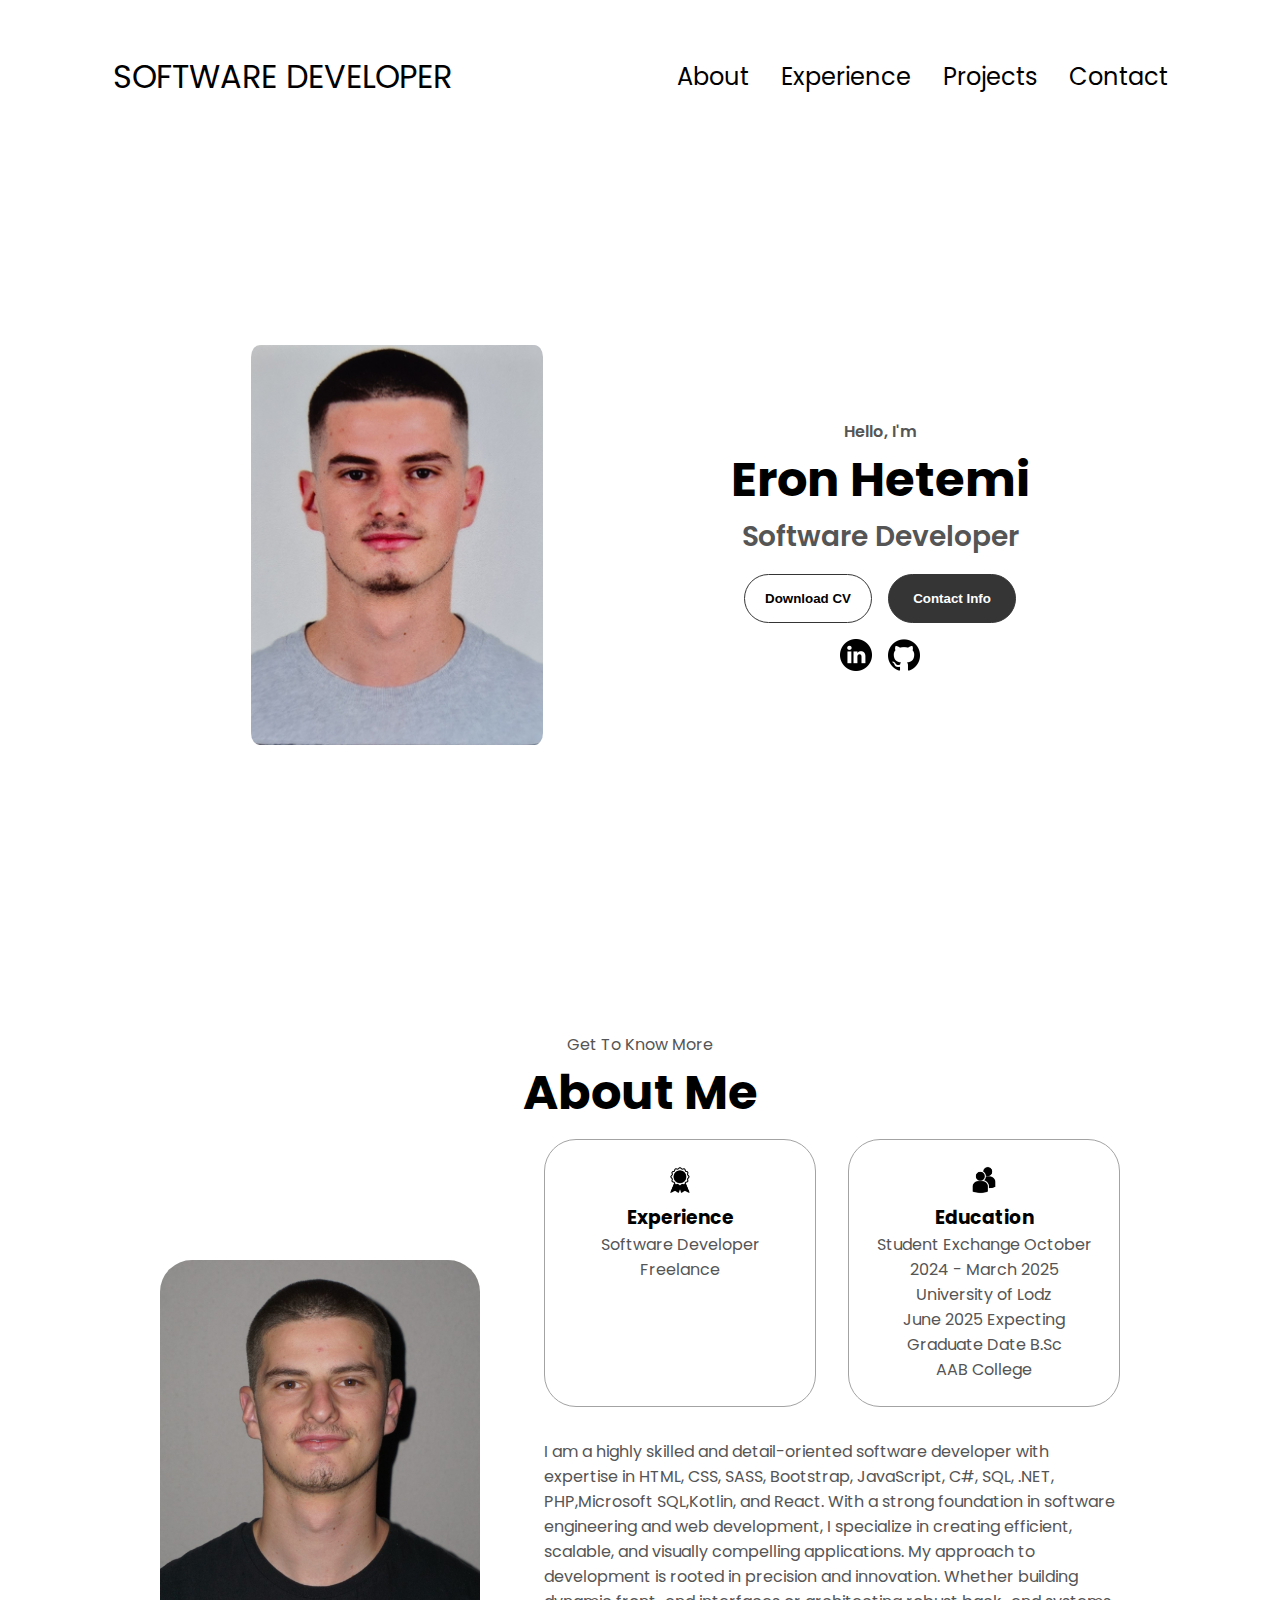
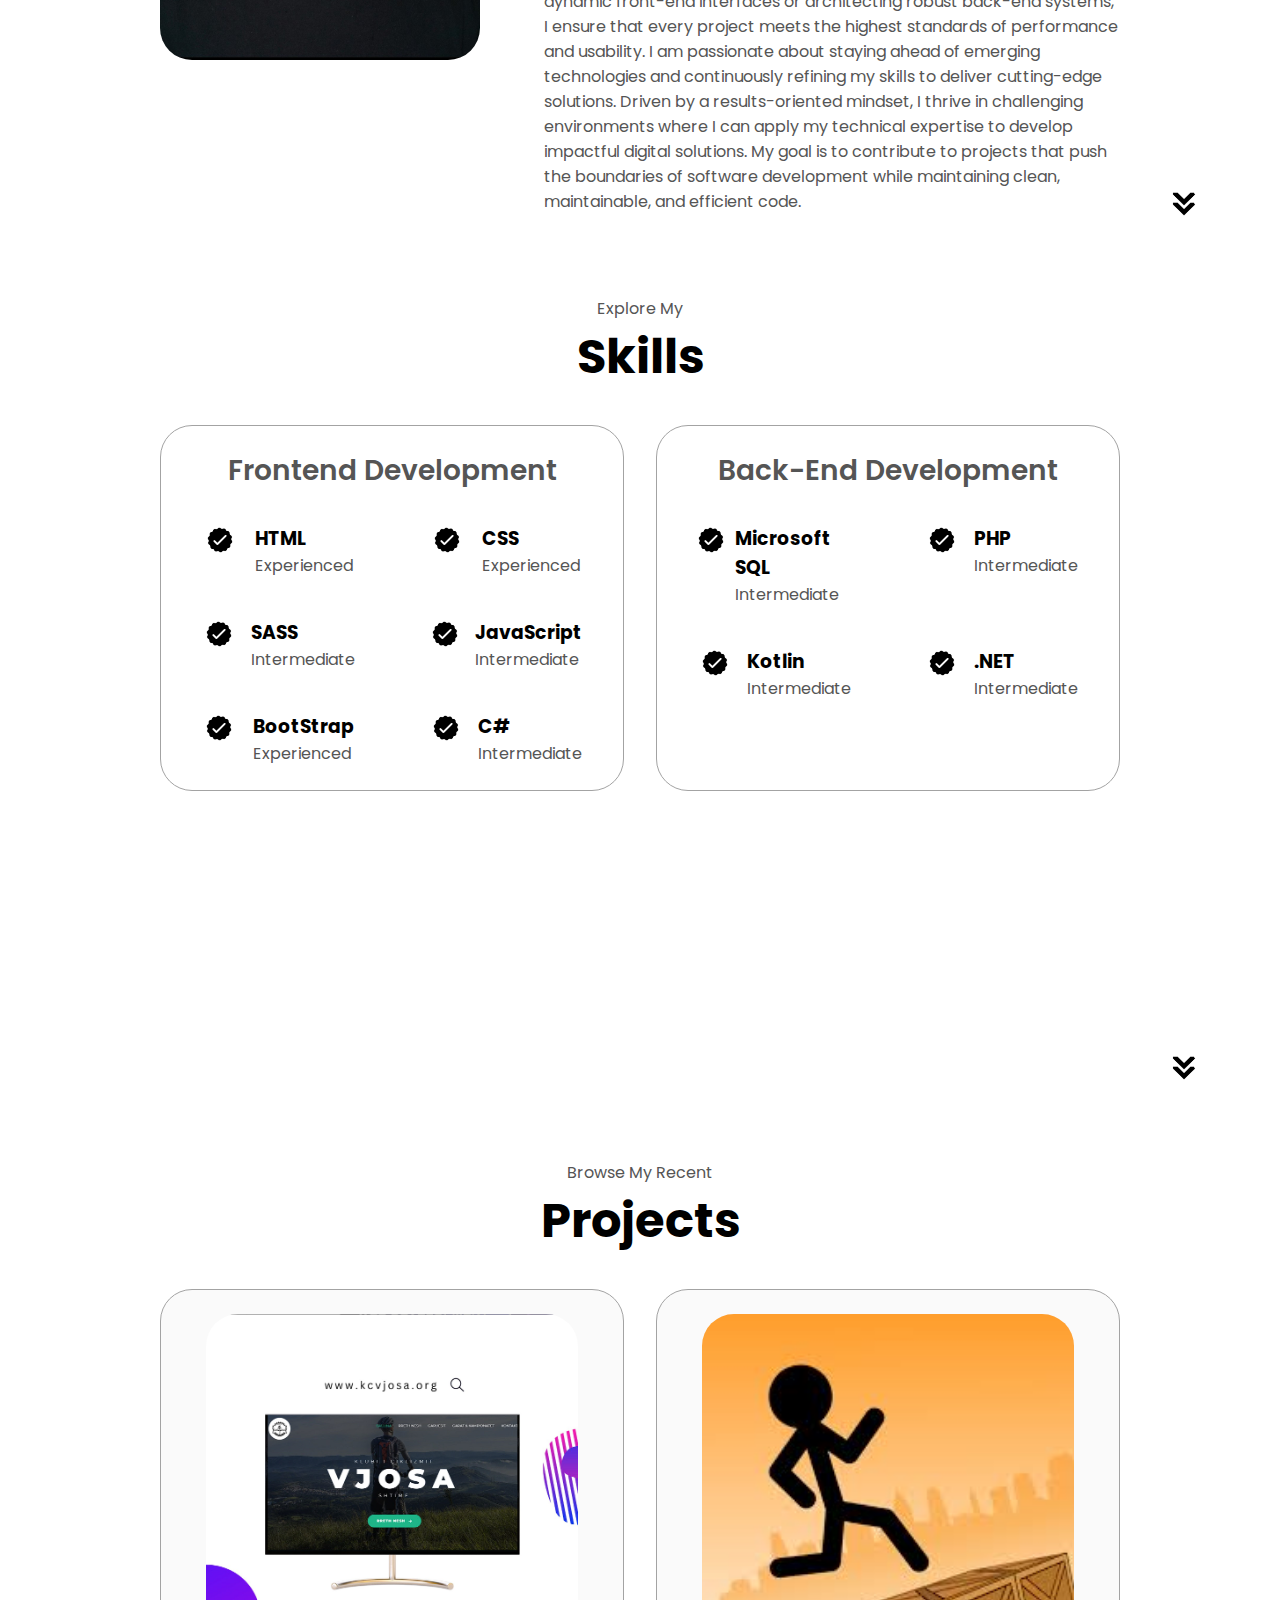
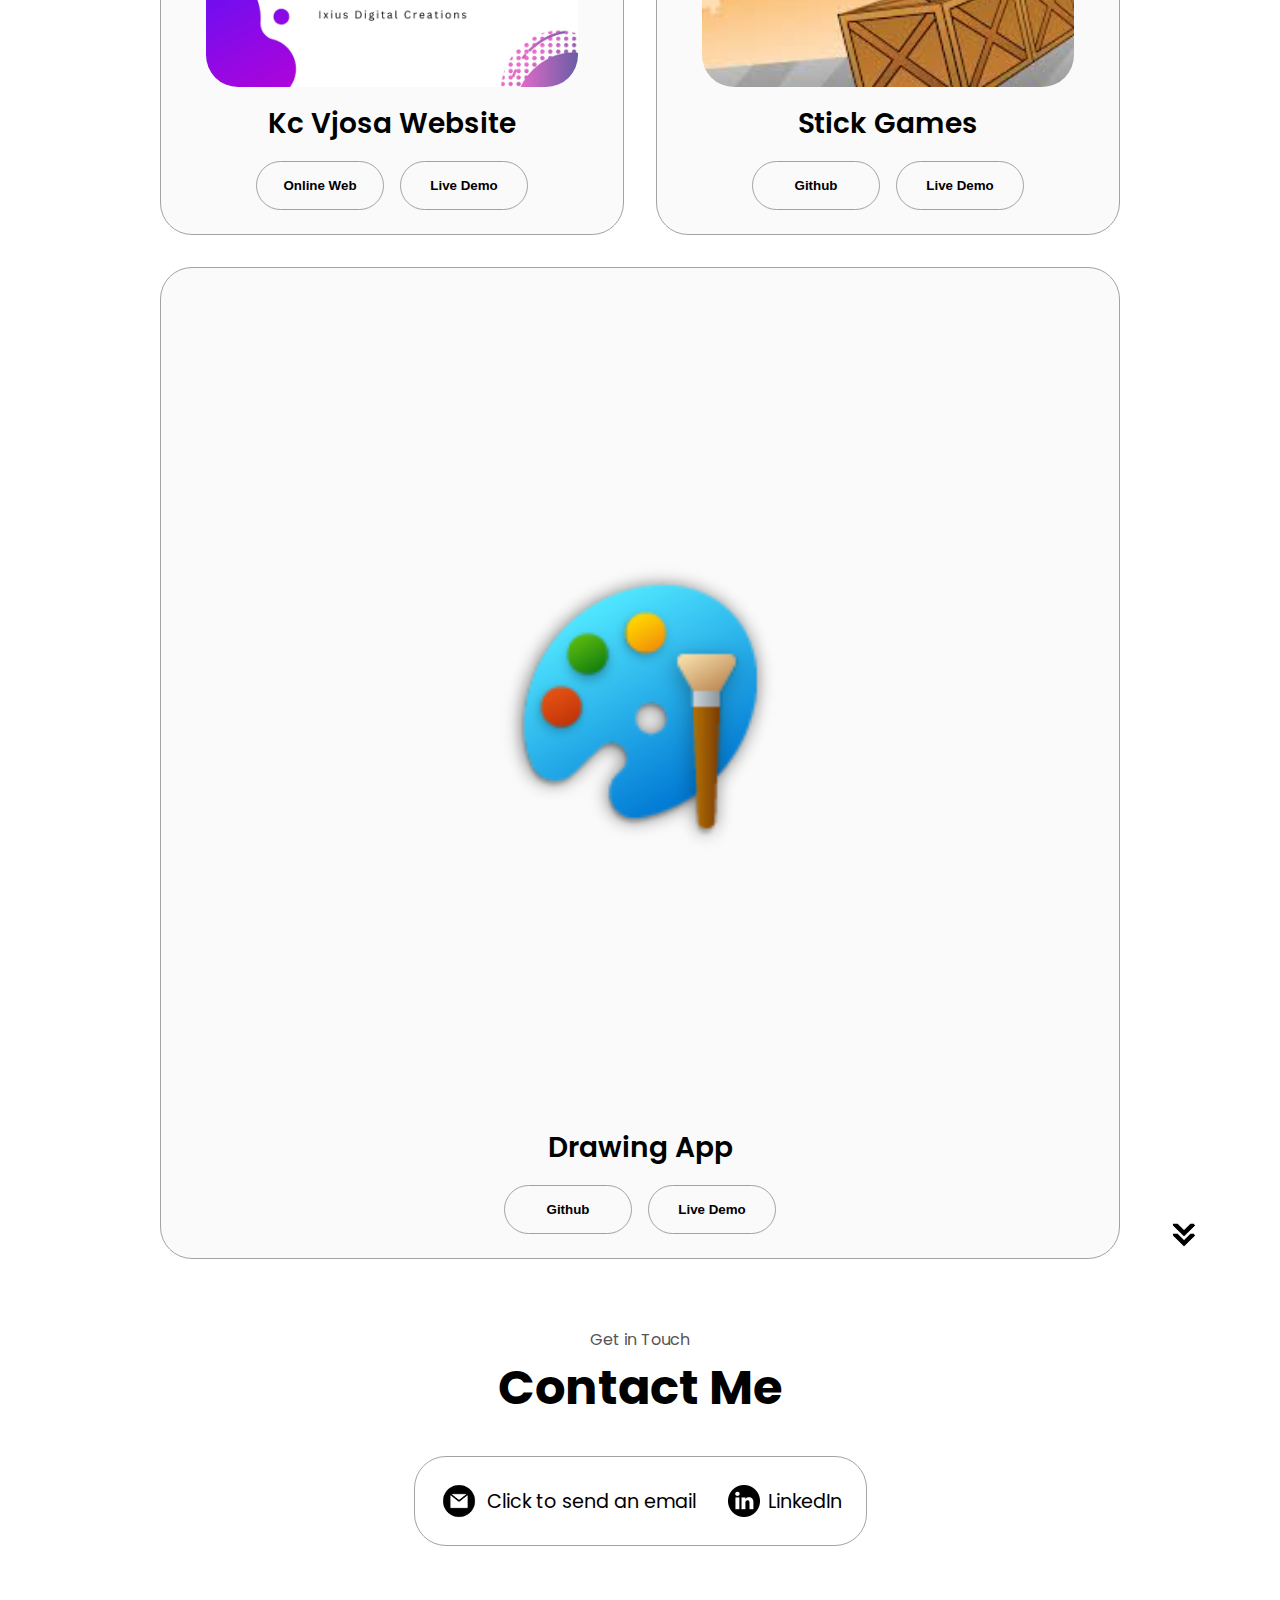
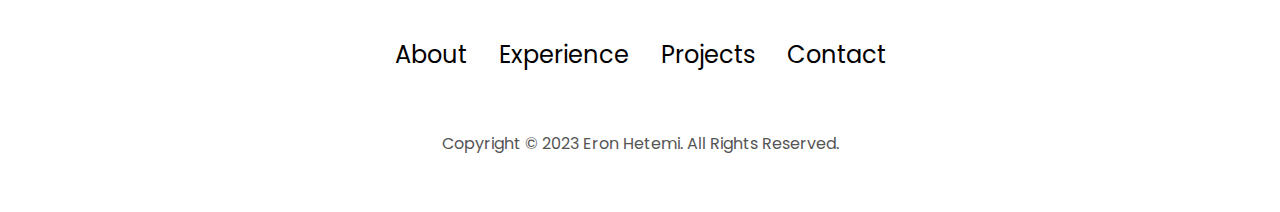
<file: PortofolioPersonal-main/index.html>
<!DOCTYPE html>
<html lang="en">
  <head>
    <meta charset="UTF-8" />
    <meta http-equiv="X-UA-Compatible" content="IE=edge" />
    <meta name="viewport" content="width=device-width, initial-scale=1.0" />
    <title>My Portfolio</title>
    <link rel="stylesheet" href="style.css" />
    <link rel="stylesheet" href="mediaqueries.css" />
  </head>
  <body>
    <nav id="desktop-nav">
      <div class="logo">SOFTWARE DEVELOPER</div>
      <div>
        <ul class="nav-links">
          <li><a href="#about">About</a></li>
          <li><a href="#experience">Experience</a></li>
          <li><a href="#projects">Projects</a></li>
          <li><a href="#contact">Contact</a></li>
        </ul>
      </div>
    </nav>
    <nav id="hamburger-nav">
      <div class="logo">Eron Hetemi</div>
      <div class="hamburger-menu">
        <div class="hamburger-icon" onclick="toggleMenu()">
          <span></span>
          <span></span>
          <span></span>
        </div>
        <div class="menu-links">
          <li><a href="#about" onclick="toggleMenu()">About</a></li>
          <li><a href="#experience" onclick="toggleMenu()">Experience</a></li>
          <li><a href="#projects" onclick="toggleMenu()">Projects</a></li>
          <li><a href="#contact" onclick="toggleMenu()">Contact</a></li>
        </div>
      </div>
    </nav>
    <section id="profile">
      <div class="section__pic-container">
        <img style="border-radius: 3%;" src="./assets/Eron Hetemi1.jpg.jpg" alt="Eron Hetemi profile picture"w />
      </div>
      <div class="section__text">
        <p class="section__text__p1">Hello, I'm</p>
        <h1 class="title">Eron Hetemi</h1>
        <p class="section__text__p2">Software Developer</p>
        <div class="btn-container">
          <button
            class="btn btn-color-2"
            onclick="window.open('./assets/Web Dev1.pdf')"
          >
            Download CV
          </button>
          <button class="btn btn-color-1" onclick="location.href='./#contact'">
            Contact Info
          </button>
        </div>
        <div id="socials-container">
          <img
            src="./assets/linkedin.png"
            alt="My LinkedIn profile"
            class="icon"
            onclick="window.open('https://www.linkedin.com/in/eron-hetemi-74376426a/', '_blank')"
          />
          <img
          src="./assets/github.png"
          alt="My Github profile"
          class="icon"
          onclick="window.open('https://github.com/eronhetemi/', '_blank')"
      />
      
        </div>
      </div>
    </section>
    <section id="about">
      <p class="section__text__p1">Get To Know More</p>
      <h1 class="title">About Me</h1>
      <div class="section-container">
        <div class="section__pic-container">
          <img
            src="./assets/Eron Hetemi2.jpg.jpg"
            alt="Profile picture"
            class="about-pic"
          />
        </div>
        <div class="about-details-container">
          <div class="about-containers">
            <div class="details-container">
              <img
                src="./assets/experience.png"
                alt="Experience icon"
                class="icon"
              />
              <h3>Experience</h3>
              <p>Software Developer<br />Freelance</p>
            </div>
            <div class="details-container">
              <img
                src="./assets/education.png"
                alt="Education icon"
                class="icon"
              />
              <h3>Education</h3>
              <p>Student Exchange October 2024 - March 2025<br />University of Lodz</p>
              <p>June 2025 Expecting Graduate Date  B.Sc<br />AAB College</p>
            </div>  
          </div>
          <div class="text-container">
            <p> 
              I am a highly skilled and detail-oriented software developer with expertise in HTML, CSS, SASS, Bootstrap, JavaScript, C#, SQL, .NET, PHP,Microsoft SQL,Kotlin, and React. With a strong foundation in software engineering and web development, I specialize in creating efficient, scalable, and visually compelling applications.

My approach to development is rooted in precision and innovation. Whether building dynamic front-end interfaces or architecting robust back-end systems, I ensure that every project meets the highest standards of performance and usability. I am passionate about staying ahead of emerging technologies and continuously refining my skills to deliver cutting-edge solutions.

Driven by a results-oriented mindset, I thrive in challenging environments where I can apply my technical expertise to develop impactful digital solutions. My goal is to contribute to projects that push the boundaries of software development while maintaining clean, maintainable, and efficient code.
            </p>
          </div>
        </div>
      </div>
      <img
        src="./assets/arrow.png"
        alt="Arrow icon"
        class="icon arrow"
        onclick="location.href='./#experience'"
      />
    </section>
    <section id="experience">
      <p class="section__text__p1">Explore My</p>
      <h1 class="title">Skills</h1>
      <div class="experience-details-container">
        <div class="about-containers">
          <div class="details-container">
            <h2 class="experience-sub-title">Frontend Development</h2>
            <div class="article-container">
              <article>
                <img
                  src="./assets/checkmark.png"
                  alt="Experience icon"
                  class="icon"
                />
                <div>
                  <h3>HTML</h3>
                  <p>Experienced</p>
                </div>
              </article>
              <article>
                <img
                  src="./assets/checkmark.png"
                  alt="Experience icon"
                  class="icon"
                />
                <div>
                  <h3>CSS</h3>
                  <p>Experienced</p>
                </div>
              </article>
              <article>
                <img
                  src="./assets/checkmark.png"
                  alt="Experience icon"
                  class="icon"
                />
                <div>
                  <h3>SASS</h3>
                  <p>Intermediate</p>
                </div>
              </article>
              <article>
                <img
                  src="./assets/checkmark.png"
                  alt="Experience icon"
                  class="icon"
                />
                <div>
                  <h3>JavaScript</h3>
                  <p>Intermediate</p>
                </div>
              </article>
              <article>
                <img
                  src="./assets/checkmark.png"
                  alt="Experience icon"
                  class="icon"
                />
                <div>
                  <h3>BootStrap</h3>
                  <p>Experienced</p>
                </div>
              </article>
              <article>
                <img
                  src="./assets/checkmark.png"
                  alt="Experience icon"
                  class="icon"
                />
                <div>
                  <h3>C#</h3>
                  <p>Intermediate</p>
                </div>
              </article>
            </div>
          </div>
          <div class="details-container">
            <h2 class="experience-sub-title">Back-End Development</h2>
            <div class="article-container">
              <article>
                <img
                  src="./assets/checkmark.png"
                  alt="Experience icon"
                  class="icon"
                />
                <div>
                  <h3> Microsoft SQL</h3>
                  <p>Intermediate</p>
                </div>
              </article>
              <article>
                <img
                  src="./assets/checkmark.png"
                  alt="Experience icon"
                  class="icon"
                />
                <div>
                  <h3>PHP</h3>
                  <p>Intermediate</p>
                </div>
              </article>
              <article>
                <img
                  src="./assets/checkmark.png"
                  alt="Experience icon"
                  class="icon"
                />
                <div>
                  <h3>Kotlin</h3>
                  <p>Intermediate</p>
                </div>
              </article>
              <article>
                <img
                  src="./assets/checkmark.png"
                  alt="Experience icon"
                  class="icon"
                />
                <div>
                  <h3>.NET</h3>
                  <p>Intermediate</p>
                </div>
              </article>
            </div>
          </div>
        </div>
      </div>
      <img
        src="./assets/arrow.png"
        alt="Arrow icon"
        class="icon arrow"
        onclick="location.href='./#projects'"
      />
    </section>
    <section id="projects">
      <p class="section__text__p1">Browse My Recent</p>
      <h1 class="title">Projects</h1>
      <div class="experience-details-container">
        <div class="about-containers">
          <div class="details-container color-container">
            <div class="article-container">
              <img
                src="./assets/Kcvjosa.png"
                alt="Project 1"
                class="project-img"
              />
            </div>
            <h2 class="experience-sub-title project-title">Kc Vjosa Website</h2>
            <div class="btn-container">
              <button
              class="btn btn-color-2 project-btn"
              onclick="window.open('https://kcvjosa.org/', '_blank')"
            >
              Online Web
            </button>
            
              <button
                class="btn btn-color-2 project-btn"
                onclick="window.open('https://eronhetemi.github.io/TechnologyWeb', '_blank')"
              >
                Live Demo
              </button>
            </div>
          </div>
          <div class="details-container color-container">
            <div class="article-container">
              <img
                src="./assets/project-2.png"
                alt="Project 2"
                class="project-img"
              />
            </div>
            <h2 class="experience-sub-title project-title">Stick Games</h2>
            <div class="btn-container">
                    <button
        class="btn btn-color-2 project-btn"
        onclick="window.open('https://github.com/eronhetemi/Stick-games-', '_blank')"
      >
        Github
      </button>

          
        <button

      <button 
      class="btn btn-color-2 project-btn"
      onclick="window.open('https://eronhetemi.github.io/Stick-games-', '_blank')"
    >
      Live Demo
    </button>
    
            </div>
          </div>
          <div class="details-container color-container">
            <div class="article-container">
              <img
                src="./assets/project-3.png"
                alt="Drawing App"
                class="project-img"
              />
            </div>
            <h2 class="experience-sub-title project-title">Drawing App</h2>
            <div class="btn-container">
              <button
              class="btn btn-color-2 project-btn"
              onclick="window.open('https://github.com/eronhetemi/drawing-app', '_blank')"
            >
              Github
            </button>
            
              <button
                class="btn btn-color-2 project-btn"
                onclick="window.open('https://eronhetemi.github.io/drawing-app', '_blank')"
              >
                Live Demo
              </button>
            </div>
          </div>
        </div>
      </div>
      <img
        src="./assets/arrow.png"
        alt="Arrow icon"
        class="icon arrow"
        onclick="location.href='./#contact'"
      />
    </section>
    <section id="contact">
      <p class="section__text__p1">Get in Touch</p>
      <h1 class="title">Contact Me</h1>
      <div class="contact-info-upper-container">
        <div class="contact-info-container">
          <img
            src="./assets/email.png"
            alt="Email icon"
            class="icon contact-icon email-icon"
          />
          <p><a href="https://mail.google.com/mail/?view=cm&fs=1&to=ehetemi23@gmail.com&su=Subject%20Here&body=Body%20Here" target="_blank">Click to send an email</a></p>


        </div>
        <div class="contact-info-container">
          <img
            src="./assets/linkedin.png"
            alt="LinkedIn icon"
            class="icon contact-icon"
          />
          <p><a href="https://www.linkedin.com/in/eron-hetemi-74376426a/" target="_blank">LinkedIn</a></p>

        </div>
      </div>
    </section>
    <footer>
      <nav>
        <div class="nav-links-container">
          <ul class="nav-links">
            <li><a href="#about">About</a></li>
            <li><a href="#experience">Experience</a></li>
            <li><a href="#projects">Projects</a></li>
            <li><a href="#contact">Contact</a></li>
          </ul>
        </div>
      </nav>
      <p>Copyright &#169; 2023 Eron Hetemi. All Rights Reserved.</p>
    </footer>
    <script src="script.js"></script>
  </body>
</html>
</file>
<file: PortofolioPersonal-main/style.css>
/* GENERAL */

@import url("https://fonts.googleapis.com/css2?family=Poppins:wght@300;400;500;600&display=swap");

* {
  margin: 0;
  padding: 0;
}

body {
  font-family: "Poppins", sans-serif;
}

html {
  scroll-behavior: smooth;
}

p {
  color: rgb(85, 85, 85);
}

/* TRANSITION */

a,
.btn {
  transition: all 300ms ease;
}

/* DESKTOP NAV */

nav,
.nav-links {
  display: flex;
}

nav {
  justify-content: space-around;
  align-items: center;
  height: 17vh;
}

.nav-links {
  gap: 2rem;
  list-style: none;
  font-size: 1.5rem;
}

a {
  color: black;
  text-decoration: none;
  text-decoration-color: white;
}

a:hover {
  color: grey;
  text-decoration: underline;
  text-underline-offset: 1rem;
  text-decoration-color: rgb(181, 181, 181);
}

.logo {
  font-size: 2rem;
}

.logo:hover {
  cursor: default;
}

/* HAMBURGER MENU */

#hamburger-nav {
  display: none;
}

.hamburger-menu {
  position: relative;
  display: inline-block;
}

.hamburger-icon {
  display: flex;
  flex-direction: column;
  justify-content: space-between;
  height: 24px;
  width: 30px;
  cursor: pointer;
}

.hamburger-icon span {
  width: 100%;
  height: 2px;
  background-color: black;
  transition: all 0.3 ease-in-out;
}

.menu-links {
  position: absolute;
  top: 100%;
  right: 0;
  background-color: white;
  width: fit-content;
  max-height: 0;
  overflow: hidden;
  transition: all 0.3 ease-in-out;
}

.menu-links a {
  display: block;
  padding: 10px;
  text-align: center;
  font-size: 1.5rem;
  color: black;
  text-decoration: none;
  transition: all 0.3 ease-in-out;
}

.menu-links li {
  list-style: none;
}

.menu-links.open {
  max-height: 300px;
}

.hamburger-icon.open span:first-child {
  transform: rotate(45deg) translate(10px, 5px);
}

.hamburger-icon.open span:nth-child(2) {
  opacity: 0;
}

.hamburger-icon.open span:last-child {
  transform: rotate(-45deg) translate(10px, -5px);
}

.hamburger-icon span:first-child {
  transform: none;
}

.hamburger-icon span:first-child {
  opacity: 1;
}

.hamburger-icon span:first-child {
  transform: none;
}

/* SECTIONS */

section {
  padding-top: 4vh;
  height: 96vh;
  margin: 0 10rem;
  box-sizing: border-box;
  min-height: fit-content;
}

.section-container {
  display: flex;
}

/* PROFILE SECTION */

#profile {
  display: flex;
  justify-content: center;
  gap: 5rem;
  height: 80vh;
}

.section__pic-container {
  display: flex;
  height: 400px;
  width: 400px;
  margin: auto 0;
}

.section__text {
  align-self: center;
  text-align: center;
}

.section__text p {
  font-weight: 600;
}

.section__text__p1 {
  text-align: center;
}

.section__text__p2 {
  font-size: 1.75rem;
  margin-bottom: 1rem;
}

.title {
  font-size: 3rem;
  text-align: center;
}

#socials-container {
  display: flex;
  justify-content: center;
  margin-top: 1rem;
  gap: 1rem;
}

/* ICONS */

.icon {
  cursor: pointer;
  height: 2rem;
}

/* BUTTONS */

.btn-container {
  display: flex;
  justify-content: center;
  gap: 1rem;
}

.btn {
  font-weight: 600;
  transition: all 300ms ease;
  padding: 1rem;
  width: 8rem;
  border-radius: 2rem;
}

.btn-color-1,
.btn-color-2 {
  border: rgb(53, 53, 53) 0.1rem solid;
}

.btn-color-1:hover,
.btn-color-2:hover {
  cursor: pointer;
}

.btn-color-1,
.btn-color-2:hover {
  background: rgb(53, 53, 53);
  color: white;
}

.btn-color-1:hover {
  background: rgb(0, 0, 0);
}

.btn-color-2 {
  background: none;
}

.btn-color-2:hover {
  border: rgb(255, 255, 255) 0.1rem solid;
}

.btn-container {
  gap: 1rem;
}

/* ABOUT SECTION */

#about {
  position: relative;
}

.about-containers {
  gap: 2rem;
  margin-bottom: 2rem;
  margin-top: 2rem;
}

.about-details-container {
  justify-content: center;
  flex-direction: column;
}

.about-containers,
.about-details-container {
  display: flex;
}

.about-pic {
  border-radius: 2rem;
}

.arrow {
  position: absolute;
  right: -5rem;
  bottom: 2.5rem;
}

.details-container {
  padding: 1.5rem;
  flex: 1;
  background: white;
  border-radius: 2rem;
  border: rgb(53, 53, 53) 0.1rem solid;
  border-color: rgb(163, 163, 163);
  text-align: center;
}

.section-container {
  gap: 4rem;
  height: 80%;
}

.section__pic-container {
  height: 400px;
  width: 400px;
  margin: auto 0;
}

/* EXPERIENCE SECTION */

#experience {
  position: relative;
}

.experience-sub-title {
  color: rgb(85, 85, 85);
  font-weight: 600;
  font-size: 1.75rem;
  margin-bottom: 2rem;
}

.experience-details-container {
  display: flex;
  justify-content: center;
  flex-direction: column;
}

.article-container {
  display: flex;
  text-align: initial;
  flex-wrap: wrap;
  flex-direction: row;
  gap: 2.5rem;
  justify-content: space-around;
}

article {
  display: flex;
  width: 10rem;
  justify-content: space-around;
  gap: 0.5rem;
}

article .icon {
  cursor: default;
}

/* PROJECTS SECTION */

#projects {
  position: relative;
}

.color-container {
  border-color: rgb(163, 163, 163);
  background: rgb(250, 250, 250);
}

.project-img {
  border-radius: 2rem;
  width: 90%;
  height: 90%;
}

.project-title {
  margin: 1rem;
  color: black;
}

.project-btn {
  color: black;
  border-color: rgb(163, 163, 163);
}

/* CONTACT */

#contact {
  display: flex;
  justify-content: center;
  flex-direction: column;
  height: 70vh;
}

.contact-info-upper-container {
  display: flex;
  justify-content: center;
  border-radius: 2rem;
  border: rgb(53, 53, 53) 0.1rem solid;
  border-color: rgb(163, 163, 163);
  background: (250, 250, 250);
  margin: 2rem auto;
  padding: 0.5rem;
}

.contact-info-container {
  display: flex;
  align-items: center;
  justify-content: center;
  gap: 0.5rem;
  margin: 1rem;
}

.contact-info-container p {
  font-size: larger;
}

.contact-icon {
  cursor: default;
}

.email-icon {
  height: 2.5rem;
}

/* FOOTER SECTION */

footer {
  height: 26vh;
  margin: 0 1rem;
}

footer p {
  text-align: center;
}
</file>
<file: PortofolioPersonal-main/mediaqueries.css>
@media screen and (max-width: 1400px) {
  #profile {
    height: 83vh;
    margin-bottom: 6rem;
  }
  .about-containers {
    flex-wrap: wrap;
  }
  #contact,
  #projects {
    height: fit-content;
  }
}

@media screen and (max-width: 1200px) {
  #desktop-nav {
    display: none;
  }
  #hamburger-nav {
    display: flex;
  }
  #experience,
  .experience-details-container {
    margin-top: 2rem;
  }
  #profile,
  .section-container {
    display: block;
  }
  .arrow {
    display: none;
  }
  section,
  .section-container {
    height: fit-content;
  }
  section {
    margin: 0 5%;
  }
  .section__pic-container {
    width: 275px;
    height: 275px;
    margin: 0 auto 2rem;
  }
  .about-containers {
    margin-top: 0;
  }
}

@media screen and (max-width: 600px) {
  #contact,
  footer {
    height: 40vh;
  }
  #profile {
    height: 83vh;
    margin-bottom: 0;
  }
  article {
    font-size: 1rem;
  }
  footer nav {
    height: fit-content;
    margin-bottom: 2rem;
  }
  .about-containers,
  .contact-info-upper-container,
  .btn-container {
    flex-wrap: wrap;
  }
  .contact-info-container {
    margin: 0;
  }
  .contact-info-container p,
  .nav-links li a {
    font-size: 1rem;
  }
  .experience-sub-title {
    font-size: 1.25rem;
  }
  .logo {
    font-size: 1.5rem;
  }
  .nav-links {
    flex-direction: column;
    gap: 0.5rem;
    text-align: center;
  }
  .section__pic-container {
    width: auto;
    height: 46vw;
    justify-content: center;
  }
  .section__text__p2 {
    font-size: 1.25rem;
  }
  .title {
    font-size: 2rem;
  }
  .text-container {
    text-align: justify;
  }
}
</file>
